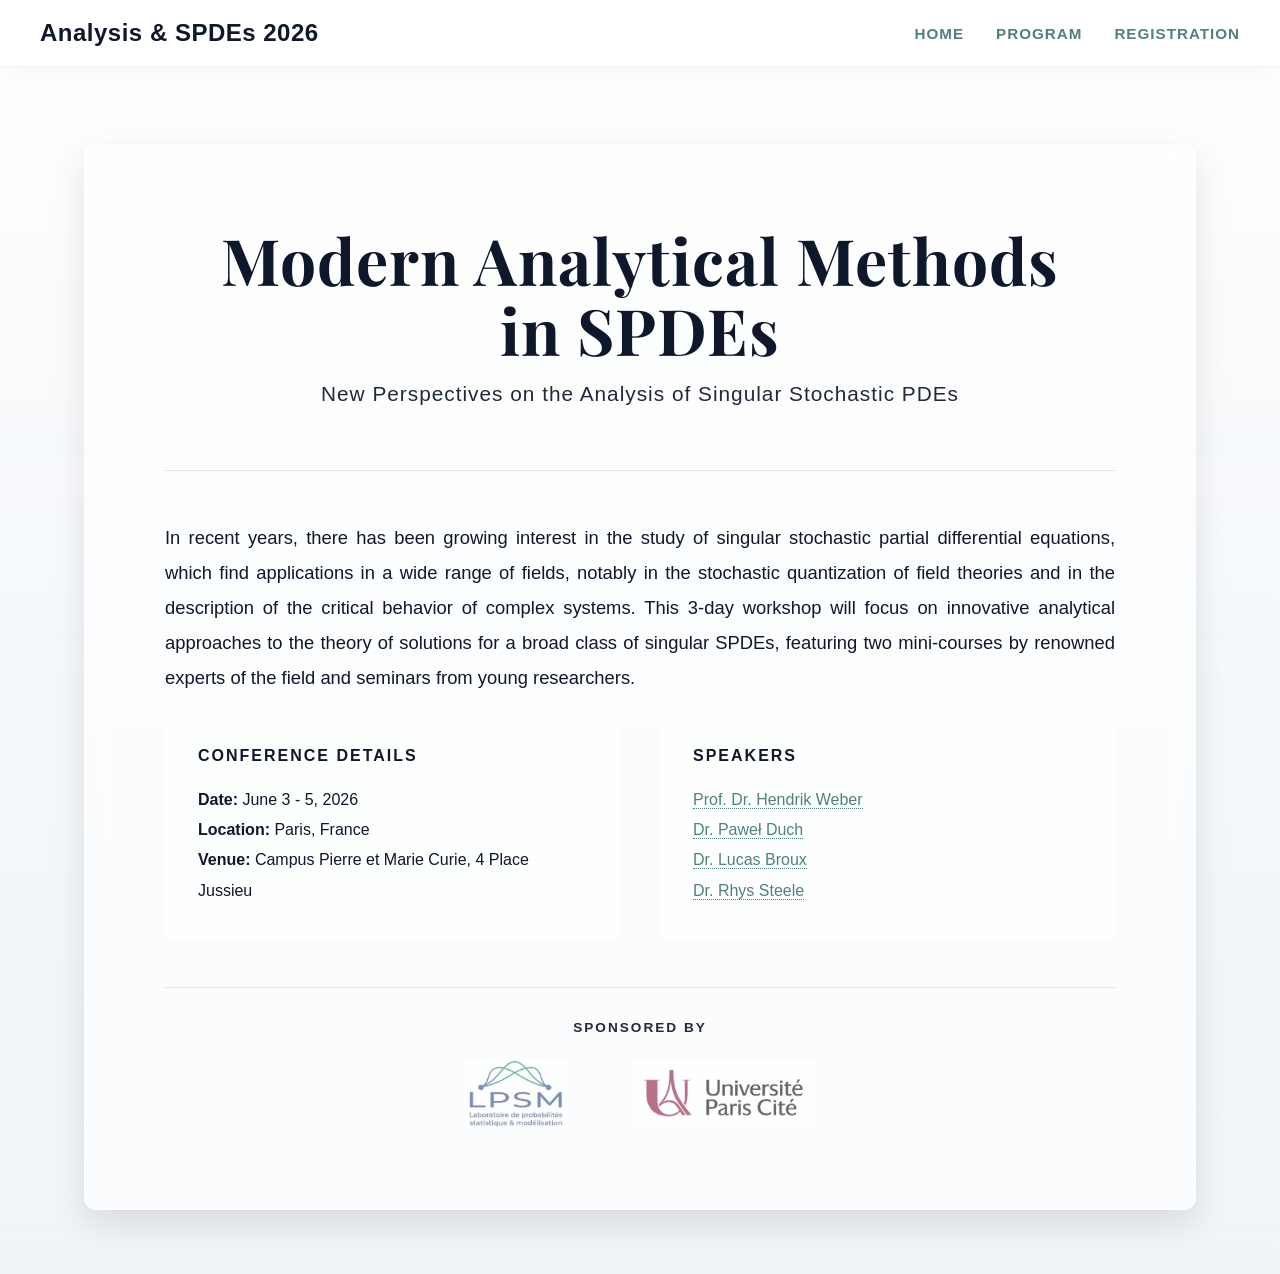
<file: index.html>
<!DOCTYPE html>
<html lang="en">
<head>
<meta charset="UTF-8">
<meta name="viewport" content="width=device-width, initial-scale=1.0">
<title>Analysis and SPDEs Paris 2026</title>
<link rel="preconnect" href="https://fonts.googleapis.com">
<link rel="preconnect" href="https://fonts.gstatic.com" crossorigin>
<link href="https://fonts.googleapis.com/css2?family=Playfair+Display:wght@400;700&display=swap" rel="stylesheet">

<style>
  :root {
    --primary-text: #0f172a; 
    --secondary-text: #1e293b;
    --accent-color: #2563eb; 
    --nav-color: #50817e; /* The teal color from your original links */
  }

  body, html {
    margin: 0;
    padding: 0;
    min-height: 100vh;
    font-family: -apple-system, BlinkMacSystemFont, 'Segoe UI', Roboto, Helvetica, Arial, sans-serif;
    /* 0.3 is the opacity*/
    background: linear-gradient(rgba(255, 255, 255, 0.3), rgba(240, 244, 248, 0.85)), 
                url('https://images.unsplash.com/photo-1502602898657-3e91760cbb34?auto=format&fit=crop&w=1920&q=80') center/cover fixed;
    color: var(--secondary-text);
  }

  /* --- NEW NAVBAR STYLES --- */
  .navbar {
    position: fixed;
    top: 0;
    left: 0;
    width: 100%;
    background: rgba(255, 255, 255, 0.85);
    backdrop-filter: blur(10px);
    -webkit-backdrop-filter: blur(10px);
    border-bottom: 1px solid rgba(0,0,0,0.05);
    box-shadow: 0 4px 15px rgba(0,0,0,0.03);
    z-index: 1000;
  }

  .nav-container {
    max-width: 1200px;
    margin: 0 auto;
    padding: 1.2rem 2rem;
    display: flex;
    justify-content: space-between;
    align-items: center;
  }

  .nav-brand {
    font-family:  Georgia, sans-serif;
    font-size: 1.5rem;
    font-weight: 700;
    color: var(--primary-text);
    text-decoration: none;
    letter-spacing: 0.5px;
  }

  .nav-links {
    display: flex;
    gap: 2rem;
  }

  .nav-links a {
    text-decoration: none;
    color: var(--nav-color);
    font-weight: 600;
    font-size: 0.95rem;
    text-transform: uppercase;
    letter-spacing: 1px;
    transition: color 0.2s ease;
  }

  .nav-links a:hover {
    color: var(--accent-color);
  }

  /* --- MAIN CONTENT WRAPPER --- */
  .main-wrapper {
    display: flex;
    justify-content: center;
    align-items: center;
    min-height: 100vh;
    padding-top: 80px; /* Pushes content down so navbar doesn't cover it */
    box-sizing: border-box;
  }

  /* --- EXISTING CARD STYLES --- */
  @keyframes fadeUp {
    from { opacity: 0; transform: translateY(20px); }
    to { opacity: 1; transform: translateY(0); }
  }

  .container {
    max-width: 950px;
    width: 90%;
    margin: 4rem 0;
    text-align: center;
    background: rgba(255, 255, 255, 0.65);
    backdrop-filter: blur(12px); 
    -webkit-backdrop-filter: blur(12px); 
    padding: 5rem;
    border-radius: 12px;
    border: 1px solid rgba(255, 255, 255, 0.8); 
    box-shadow: 0 15px 35px rgba(0,0,0,0.1); 
    animation: fadeUp 1.5s ease-out forwards;
  }


  h1 {
    font-family: 'Playfair Display', Georgia, serif;
    font-weight: 700; 
    color: var(--primary-text);
    font-size: 4rem;
    margin-top: 0;
    margin-bottom: 0;
    letter-spacing: 1px;
    line-height: 1.1;
    display: inline-block;
  }

  .subtitle {
    font-size: 1.3rem;
    color: var(--secondary-text);
    margin-top: 1rem;
    margin-bottom: 4rem;
    font-weight: 300;
    letter-spacing: 1px;
  }

  .details-grid {
    display: grid;
    grid-template-columns: 1fr 1fr;
    gap: 2.5rem;
    margin-bottom: 3rem;
    text-align: left; 
  }

  .details-box {
    background: rgba(255, 255, 255, 0.5); 
    padding: 2rem;
    border-radius: 8px;
    border: 1px solid rgba(255, 255, 255, 0.6);
  }

  h3 {
    margin: 0 0 1.2rem 0;
    font-size: 1rem;
    font-weight: 600;
    text-transform: uppercase;
    letter-spacing: 2px;
    color: var(--primary-text);
  }

  .details-box p {
    margin: 0;
    line-height: 1.9;
    font-weight: 400;
    color: var(--primary-text);
  }

  .bio-link {
    color: #50817e;
    text-decoration: none;
    font-weight: 500;
    border-bottom: 1px dotted #50817e;
    transition: all 0.2s ease;
  }

  .bio-link:hover {
    color: lightblue; 
    border-bottom: 1px solid lightblue;
  }

  .abstract {
    line-height: 1.9;
    font-size: 1.15rem;
    color: var(--primary-text);
    text-align: justify; 
    padding-top: 2rem;
    border-top: 1px solid rgba(0,0,0,0.1); 
  }

  .logos-section {
    margin-top: 3rem;
    padding-top: 2rem;
    border-top: 1px solid rgba(0,0,0,0.1);
  }

  .logos-section h4 {
    font-size: 0.85rem;
    text-transform: uppercase;
    letter-spacing: 2px;
    color: var(--secondary-text);
    margin-top: 0;
    margin-bottom: 1.5rem;
    font-weight: 600;
  }

  .logos-container {
    display: flex;
    justify-content: center;
    align-items: center;
    gap: 4rem;
    flex-wrap: wrap; 
  }

  .sponsor-logo {
    max-height: 70px; 
    max-width: 250px;
    object-fit: contain;
    opacity: 0.6;
    transition: opacity 0.3s ease, transform 0.3s ease;
  }

  .sponsor-logo:hover {
    opacity: 1;
    transform: scale(1.05);
  }

  /* Responsive Adjustments */
  @media (max-width: 900px) {
    h1 { font-size: 2.8rem; }
    .container { padding: 3rem; margin: 2rem 0; }
    .details-grid { grid-template-columns: 1fr; gap: 1.5rem; }
    .logos-container { gap: 2rem; }
    
    /* Stack navbar on smaller screens */
    .nav-container { flex-direction: column; gap: 1rem; padding: 1rem; }
    .nav-links { flex-wrap: wrap; justify-content: center; gap: 1rem; }
    .main-wrapper { padding-top: 120px; }
  }
</style>
</head>

<body>

  <nav class="navbar">
    <div class="nav-container">
      <a href="index.html" class="nav-brand">Analysis &amp SPDEs 2026</a>
      <div class="nav-links">
        <a href="index.html">Home</a>
        <a href="program.html">Program</a>
        <!-- <a href="abstracts.html">Abstracts</a> -->
        <!-- <a href="participants.html">Participants</a> -->
        <a href="registration.html">Registration</a>
      </div>
    </div>
  </nav>

  <div class="main-wrapper">
    <div class="container">
      <h1>Modern Analytical Methods<br>in SPDEs</h1>
      <div class="subtitle">New Perspectives on the Analysis of Singular Stochastic PDEs</div>

      <div class="abstract">
        <p>In recent years, there has been growing interest in the study of singular stochastic partial differential equations,
         which find applications in a wide range of fields, notably in the stochastic quantization of field theories and in the description of the critical behavior of complex systems.
        This 3-day workshop will focus on innovative analytical approaches to the theory of solutions for a broad class of singular SPDEs, featuring two mini-courses by renowned experts of the field and seminars from young researchers.
        </p>
      </div>

      <div class="details-grid">
        <div class="details-box">
          <h3>Conference Details</h3>
          <p><strong>Date:</strong> June 3 - 5, 2026<br>
             <strong>Location:</strong> Paris, France<br>
             <strong>Venue:</strong> Campus Pierre et Marie Curie, 4 Place Jussieu</p>
        </div>
        <div class="details-box">
          <h3>Speakers</h3>
          <p>
            <a href="https://www.uni-muenster.de/FB10srvi/persdb/MM-member.php?id=1681" class="bio-link">Prof. Dr. Hendrik Weber</a><br>
            <a href="https://pawelduch.github.io/" class="bio-link">Dr. Paweł Duch</a><br>
            <a href="https://sites.google.com/view/lucasbroux/accueil/" class="bio-link">Dr. Lucas Broux</a><br>
            <a href="https://sites.google.com/view/rhys-steele" class="bio-link">Dr. Rhys Steele</a>
          </p>
        </div>
      </div>

    <footer>
      <div class="logos-section">
        <h4>Sponsored by</h4>
        <div class="logos-container">
          <img class="sponsor-logo" src="img/logo lpsm.png" alt="LPSM Paris Logo">
          <img class="sponsor-logo" src="img/logoupc.jpg" alt="UPC Logo">
        </div>
      </div>
    </footer>
    </div>
  </div>

</body>
</html>
</file>
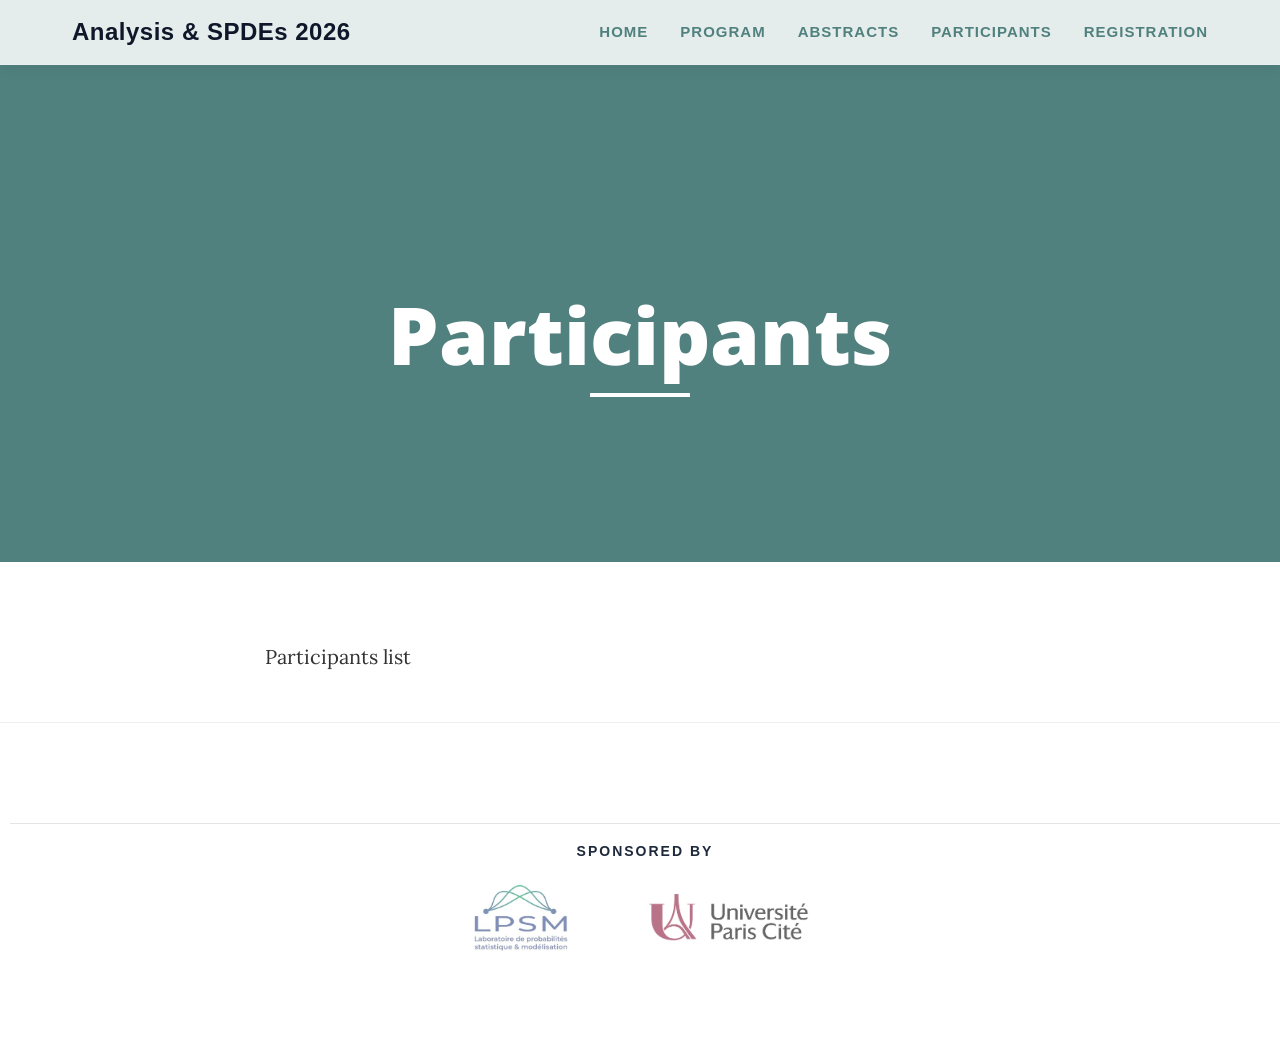
<file: participants.html>
<!DOCTYPE html>
<html lang="en">

<head>

    <meta charset="utf-8">
    <meta http-equiv="X-UA-Compatible" content="IE=edge">
    <meta name="viewport" content="width=device-width, initial-scale=1">
    <meta name="description" content="">
    <meta name="author" content="">

    <title>About</title>

    <!-- Bootstrap Core CSS -->
    <link href="vendor/bootstrap/css/bootstrap.min.css" rel="stylesheet">

    <!-- Theme CSS -->
    <link href="css/clean-blog.min.css" rel="stylesheet">

    <!-- Custom Fonts -->
    <link href="vendor/font-awesome/css/font-awesome.min.css" rel="stylesheet" type="text/css">
    <link href='https://fonts.googleapis.com/css?family=Lora:400,700,400italic,700italic' rel='stylesheet' type='text/css'>
    <link href='https://fonts.googleapis.com/css?family=Open+Sans:300italic,400italic,600italic,700italic,800italic,400,300,600,700,800' rel='stylesheet' type='text/css'>

    <!-- HTML5 Shim and Respond.js IE8 support of HTML5 elements and media queries -->
    <!-- WARNING: Respond.js doesn't work if you view the page via file:// -->
    <!--[if lt IE 9]>
        <script src="https://oss.maxcdn.com/libs/html5shiv/3.7.0/html5shiv.js"></script>
        <script src="https://oss.maxcdn.com/libs/respond.js/1.4.2/respond.min.js"></script>
    <![endif]-->

</head>
<style>
:root {
    --primary-text: #0f172a; 
    --secondary-text: #1e293b;
    --accent-color: #2563eb; 
    --nav-color: #50817e;
  }

  /* --- NEW GLASS NAVBAR CSS (Hardcoded Pixels to Override Bootstrap) --- */
  .glass-navbar {
    position: fixed;
    top: 0;
    left: 0;
    width: 100%;
    background: rgba(255, 255, 255, 0.85);
    backdrop-filter: blur(15px);
    -webkit-backdrop-filter: blur(15px);
    border-bottom: 1px solid rgba(255,255,255,0.2);
    box-shadow: 0 4px 15px rgba(0,0,0,0.05);
    z-index: 1030;
    font-family: -apple-system, BlinkMacSystemFont, 'Segoe UI', Roboto, Helvetica, Arial, sans-serif;
  }

  .glass-navbar .nav-container {
    max-width: 1200px;
    margin: 0 auto;
    /* Hardcoded padding to match the title page exactly */
    padding: 20px 32px; 
    display: flex;
    justify-content: space-between;
    align-items: center;
  }

  .glass-navbar .nav-brand {
    font-family: Georgia, sans-serif;
    /* Hardcoded 24px replaces 1.5rem to fight Bootstrap shrinking */
    font-size: 24px; 
    font-weight: 700;
    color: var(--primary-text);
    text-decoration: none;
    letter-spacing: 0.5px;
    line-height: 1;
  }
  
  .glass-navbar .nav-brand:hover {
    color: var(--primary-text);
    text-decoration: none;
  }

  .glass-navbar .nav-links {
    display: flex;
    /* Hardcoded 32px gap replaces 2rem */
    gap: 32px; 
    margin: 0;
    padding: 0;
    align-items: center;
  }

  .glass-navbar .nav-links a {
    text-decoration: none;
    color: var(--nav-color);
    font-weight: 600;
    /* Hardcoded 15px replaces 0.95rem */
    font-size: 15px; 
    text-transform: uppercase;
    letter-spacing: 1px;
    transition: color 0.2s ease;
  }

  .glass-navbar .nav-links a:hover {
    color: var(--accent-color);
    text-decoration: none;
  }

  /* Original Logos Section CSS */
  .logos-section {
    margin-top: 3rem;
    margin-bottom: 3rem;
    margin-left: 1rem;
    padding-top: 2rem;
    border-top: 1px solid rgba(0,0,0,0.1);
  }

  .logos-section h4 {
    font-size: 14px;
    font-family: -apple-system, BlinkMacSystemFont, 'Segoe UI', Roboto, Helvetica, Arial, sans-serif;
    text-transform: uppercase;
    letter-spacing: 2px;
    color: var(--secondary-text);
    margin-top: 0;
    margin-bottom: 24px;
    font-weight: 700;
    text-align: center;
  }

  .logos-container {
    display: flex;
    justify-content: center;
    align-items: center;
    gap: 64px;
    flex-wrap: wrap; 
  }

  .sponsor-logo {
    max-height: 70px; 
    max-width: 250px;
    object-fit: contain;
    opacity: 0.6;
    transition: opacity 0.3s ease, transform 0.3s ease;
  }

  .sponsor-logo:hover {
    opacity: 1;
    transform: scale(1.05);
  }

  /* Responsive Adjustments */
  @media (max-width: 900px) {
    .logos-container { gap: 32px; }
    .glass-navbar .nav-container { flex-direction: column; gap: 16px; padding: 16px; }
    .glass-navbar .nav-links { flex-wrap: wrap; justify-content: center; gap: 16px; }
  }
</style>
<body>

    <nav class="glass-navbar">
        <div class="nav-container">
            <a href="index.html" class="nav-brand">Analysis &amp SPDEs 2026</a>
            <div class="nav-links">
                <a href="index.html">Home</a>
                <a href="program.html">Program</a>
                <a href="abstracts.html">Abstracts</a>
                <a href="participants.html">Participants</a>
                <a href="registration.html">Registration</a>
            </div>
        </div>
    </nav>

    <!-- Page Header -->
    <!-- Set your background image for this header on the line below. -->
    <header class="intro-header" style="background-image: url('img/green_background.jpg'); margin-top: 0; padding-top: 140px;">
        <div class="container">
            <div class="row">
                <div class="col-lg-8 col-lg-offset-2 col-md-10 col-md-offset-1">
                    <div class="page-heading">
                        <h1> Participants </h1>
                        <hr class="small">
                        <span class="subheading"></span>
                    </div>
                </div>
            </div>
        </div>
    </header>

    <!-- Main Content -->
    <div class="container">
        <div class="row">
            <div class="col-lg-8 col-lg-offset-2 col-md-10 col-md-offset-1">
                <p>Participants list</p>
            </div>
        </div>
    </div>

    <hr>

    <!-- Footer -->
    <footer>
        <div class="logos-section">
        <h4>Sponsored by</h4>
        <div class="logos-container">
          <img class="sponsor-logo" src="img/logo lpsm.png" alt="LPSM Paris Logo">
          <img class="sponsor-logo" src="img/logoupc.jpg" alt="UPC Logo">
        </div>
      </div>
    </footer>

    <!-- jQuery -->
    <script src="vendor/jquery/jquery.min.js"></script>

    <!-- Bootstrap Core JavaScript -->
    <script src="vendor/bootstrap/js/bootstrap.min.js"></script>

    <!-- Contact Form JavaScript -->
    <script src="js/jqBootstrapValidation.js"></script>
    <script src="js/contact_me.js"></script>

    <!-- Theme JavaScript -->
    <script src="js/clean-blog.min.js"></script>

</body>

</html>
</file>
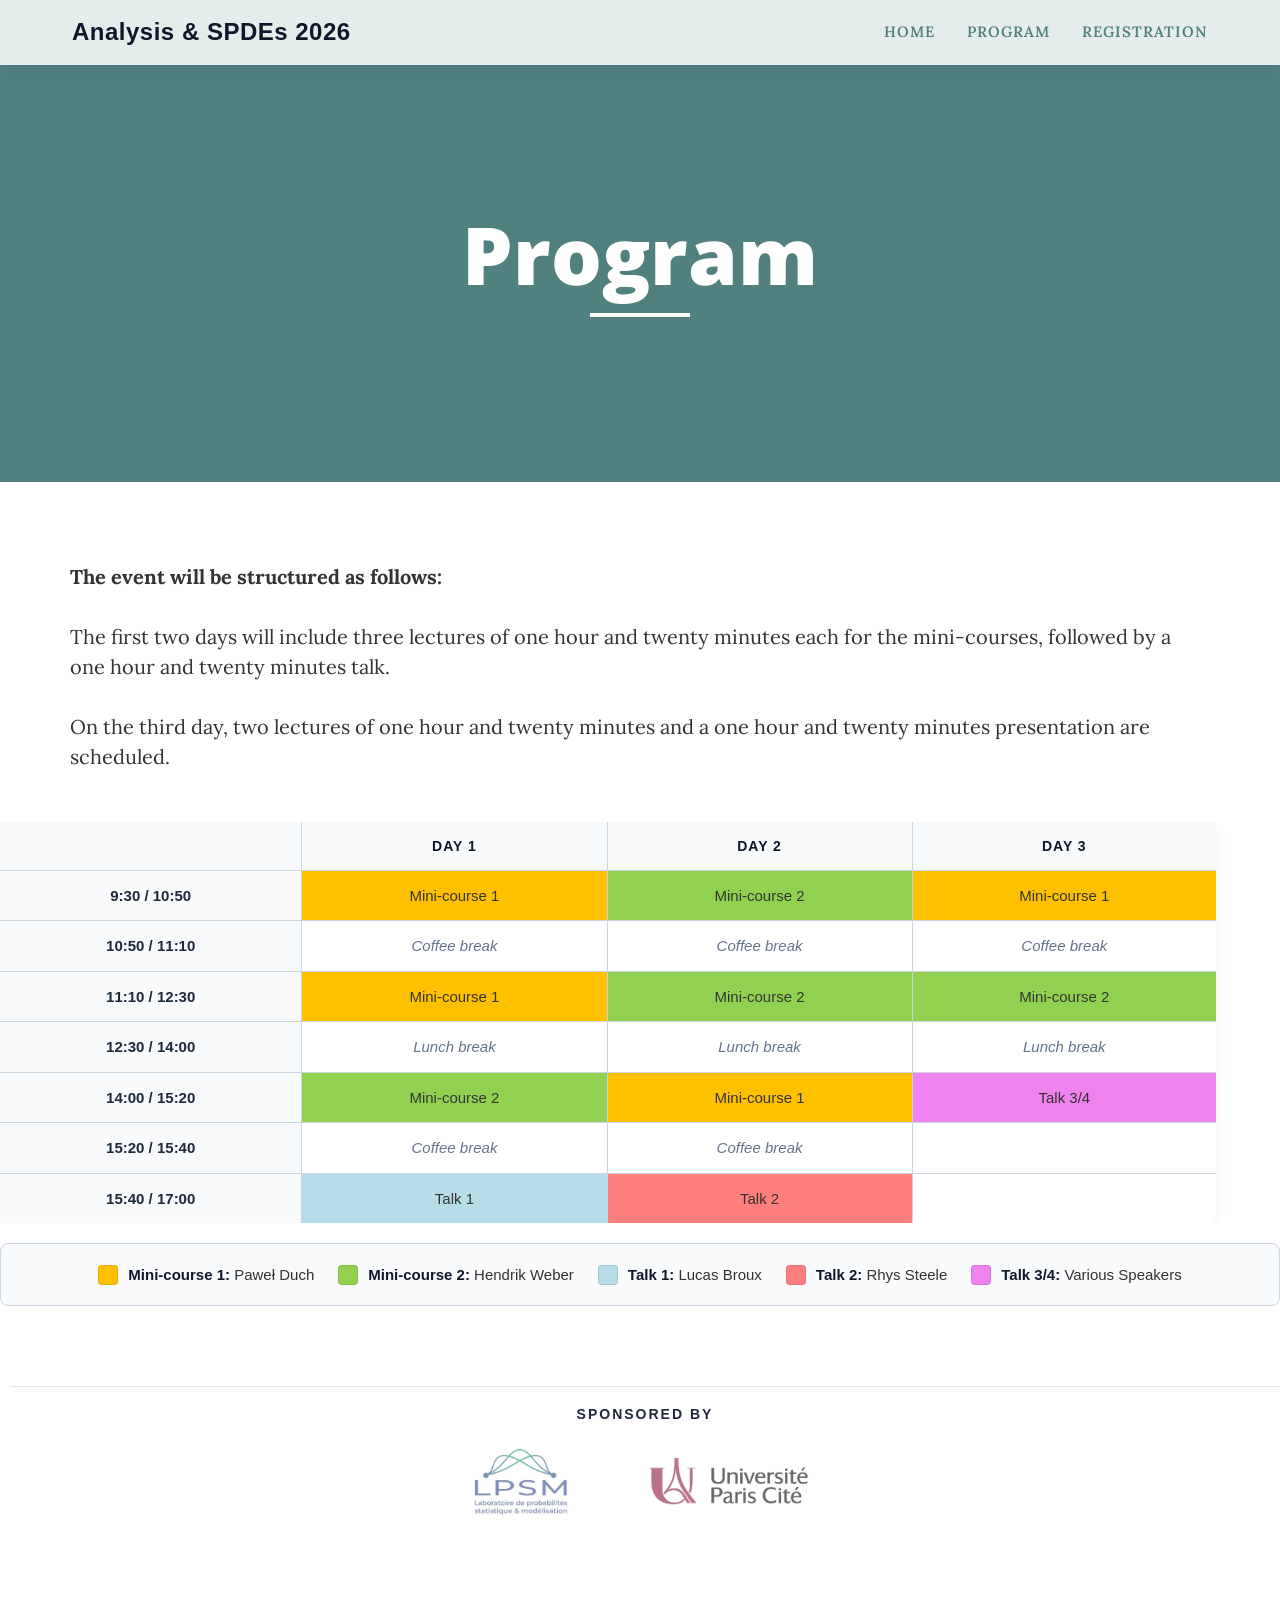
<file: program.html>
<!DOCTYPE html>
<html lang="en">

<head>

    <meta charset="utf-8">
    <meta http-equiv="X-UA-Compatible" content="IE=edge">
    <meta name="viewport" content="width=device-width, initial-scale=1">
    <meta name="description" content="">
    <meta name="author" content="">

    <title>About</title>

    <link href="vendor/bootstrap/css/bootstrap.min.css" rel="stylesheet">

    <link href="css/clean-blog.min.css" rel="stylesheet">

    <link href="vendor/font-awesome/css/font-awesome.min.css" rel="stylesheet" type="text/css">
    <link href='https://fonts.googleapis.com/css?family=Lora:400,700,400italic,700italic' rel='stylesheet' type='text/css'>
    <link href='https://fonts.googleapis.com/css?family=Open+Sans:300italic,400italic,600italic,700italic,800italic,400,300,600,700,800' rel='stylesheet' type='text/css'>
    
    <link rel="preconnect" href="https://fonts.googleapis.com">
    <link rel="preconnect" href="https://fonts.gstatic.com" crossorigin>
    <link href="https://fonts.googleapis.com/css2?family=Playfair+Display:wght@700&display=swap" rel="stylesheet">

    </head>
<style>
:root {
    --primary-text: #0f172a; 
    --secondary-text: #1e293b;
    --accent-color: #2563eb; 
    --nav-color: #50817e;
  }

  /* --- NEW GLASS NAVBAR CSS (Hardcoded Pixels to Override Bootstrap) --- */
  .glass-navbar {
    position: fixed;
    top: 0;
    left: 0;
    width: 100%;
    background: rgba(255, 255, 255, 0.85);
    backdrop-filter: blur(10px);
    -webkit-backdrop-filter: blur(10px);
    border-bottom: 1px solid rgba(255,255,255,0.2);
    box-shadow: 0 4px 15px rgba(0,0,0,0.05);
    z-index: 1030;
  }

  .glass-navbar .nav-container {
    max-width: 1200px;
    margin: 0 auto;
    /* Hardcoded padding to match the title page exactly */
    padding: 20px 32px; 
    display: flex;
    justify-content: space-between;
    align-items: center;
  }

  .glass-navbar .nav-brand {
    font-family:  Georgia, sans-serif;
    /* Hardcoded 24px replaces 1.5rem to fight Bootstrap shrinking */
    font-size: 24px; 
    font-weight: 700;
    color: var(--primary-text);
    text-decoration: none;
    letter-spacing: 0.5px;
    line-height: 1;
  }
  
  .glass-navbar .nav-brand:hover {
    color: var(--primary-text);
    text-decoration: none;
  }

  .glass-navbar .nav-links {
    display: flex;
    /* Hardcoded 32px gap replaces 2rem */
    gap: 32px; 
    margin: 0;
    padding: 0;
    align-items: center;
  }

  .glass-navbar .nav-links a {
    text-decoration: none;
    color: var(--nav-color);
    font-weight: 600;
    /* Hardcoded 15px replaces 0.95rem */
    font-size: 15px; 
    text-transform: uppercase;
    letter-spacing: 1px;
    transition: color 0.2s ease;
  }

  .glass-navbar .nav-links a:hover {
    color: var(--accent-color);
    text-decoration: none;
  }

  /* Original Logos Section CSS */
  .logos-section {
    margin-top: 3rem;
    margin-bottom: 3rem;
    margin-left: 1rem;
    padding-top: 2rem;
    border-top: 1px solid rgba(0,0,0,0.1);
  }

  .logos-section h4 {
    font-size: 14px;
    font-family: -apple-system, BlinkMacSystemFont, 'Segoe UI', Roboto, Helvetica, Arial, sans-serif;
    text-transform: uppercase;
    letter-spacing: 2px;
    color: var(--secondary-text);
    margin-top: 0;
    margin-bottom: 24px;
    font-weight: 700;
    text-align: center;
  }

  .logos-container {
    display: flex;
    justify-content: center;
    align-items: center;
    gap: 64px;
    flex-wrap: wrap; 
  }

  .sponsor-logo {
    max-height: 70px; 
    max-width: 250px;
    object-fit: contain;
    opacity: 0.6;
    transition: opacity 0.3s ease, transform 0.3s ease;
  }

  .sponsor-logo:hover {
    opacity: 1;
    transform: scale(1.05);
  }
  .table-responsive {
    width: 100%;
    overflow-x: auto;
    margin: 2rem 0;
  }

  .program-table {
    width: 95%;
    border-collapse: collapse;
    font-family: -apple-system, BlinkMacSystemFont, 'Segoe UI', Roboto, Helvetica, Arial, sans-serif;
    background: #ffffff;
    box-shadow: 0 4px 15px rgba(0,0,0,0.05);
    border-radius: 8px;
    /* This ensures the rounded corners show up over the borders */
    border-style: hidden; 
  }

  .program-table th, .program-table td {
    border: 1px solid #cbd5e1;
    padding: 14px 16px;
    text-align: center;
    font-size: 15px;
  }

  .program-table th {
    background-color: #f8fafc;
    font-weight: 700;
    color: var(--primary-text);
    text-transform: uppercase;
    letter-spacing: 1px;
    font-size: 14px;
  }

  .time-col {
    font-weight: 600;
    color: var(--secondary-text);
    background-color: #f8fafc;
    white-space: nowrap; /* Prevents times from stacking on two lines */
  }

  /* Custom Colors matching your image */
  .mc1 { background-color: #ffc000; color: #000; font-weight: 500; }
  .mc2 { background-color: #92d050; color: #000; font-weight: 500; }
  .talk1 { background-color: #b7dee8; color: #000; font-weight: 500; }
  .talk2 { background-color: #FF7F7F; color: #000; font-weight: 500; }
  .talk3 { background-color: violet; color: #000; font-weight: 500; }
  .talk4 { background-color: blue; color: #000; font-weight: 500; }
  
  /* Styling for breaks and lunch */
  .break { 
    font-style: italic; 
    color: #64748b; 
    background-color: #ffffff;
  }
  .schedule-legend {
    display: flex;
    flex-wrap: wrap;
    gap: 24px;
    margin-top: 10px;
    padding: 20px;
    background: #f8fafc;
    border-radius: 8px;
    border: 1px solid #cbd5e1;
    font-family: -apple-system, BlinkMacSystemFont, 'Segoe UI', Roboto, Helvetica, Arial, sans-serif;
    font-size: 15px;
    color: var(--primary-text);
    justify-content: center;
  }

  .legend-item {
    display: flex;
    align-items: center;
    gap: 10px;
  }

  .legend-color {
    width: 20px;
    height: 20px;
    border-radius: 4px;
    border: 1px solid rgba(0,0,0,0.1);
  }
  
  /* Matching the table colors */
  .color-mc1 { background-color: #ffc000; }
  .color-mc2 { background-color: #92d050; }
  .color-talk1 { background-color: #b7dee8; }
  .color-talk2 { background-color: #FF7F7F; }
  .color-talk3 { background-color: violet; }
  .color-talk4 { background-color: blue; }

  /* Responsive Adjustments */
  @media (max-width: 900px) {
    .logos-container { gap: 32px; }
    .glass-navbar .nav-container { flex-direction: column; gap: 16px; padding: 16px; }
    .glass-navbar .nav-links { flex-wrap: wrap; justify-content: center; gap: 16px; }
  }
</style>
<body>

    <nav class="glass-navbar">
        <div class="nav-container">
            <a href="index.html" class="nav-brand">Analysis &amp SPDEs 2026</a>
            <div class="nav-links">
                <a href="index.html">Home</a>
                <a href="program.html">Program</a>
                <!-- <a href="abstracts.html">Abstracts</a> -->
                <!-- <a href="participants.html">Participants</a> -->
                <a href="registration.html">Registration</a>
            </div>
        </div>
    </nav>

    <header class="intro-header" style="background-image: url('img/green_background.jpg'); margin-top: 0; padding-top: 60px;">
        <div class="container">
            <div class="row">
                <div class="col-lg-8 col-lg-offset-2 col-md-10 col-md-offset-1">
                    <div class="page-heading">
                        <h1> Program </h1>
                        <hr class="small">
                        <span class="subheading"></span>
                    </div>
                </div>
            </div>
        </div>
    </header>
    <div class="container">
        <div class="abstract">
            <p><strong>The event will be structured as follows:</strong></p>
            <p>
            The first two days will include three lectures of one hour and twenty minutes each for the mini-courses, followed by a one hour and twenty minutes talk.
            </p>

            <p>
            On the third day, two lectures of one hour and twenty minutes and a one hour and twenty minutes presentation are scheduled.
            </p>
        </div>
    </div>
    <div class="table-responsive">
    <table class="program-table">
        <thead>
        <tr>
            <th></th>
            <th>Day 1</th>
            <th>Day 2</th>
            <th>Day 3</th>
        </tr>
        </thead>
        <tbody>
        <tr>
            <td class="time-col">9:30 / 10:50</td>
            <td class="mc1"><a href="">Mini-course 1</a></td>
            <td class="mc2"><a href="">Mini-course 2</a></td>
            <td class="mc1"><a href="">Mini-course 1</a></td>
        </tr>
        <tr>
            <td class="time-col">10:50 / 11:10</td>
            <td class="break">Coffee break</td>
            <td class="break">Coffee break</td>
            <td class="break">Coffee break</td>
        </tr>
        <tr>
            <td class="time-col">11:10 / 12:30</td>
            <td class="mc1"><a href="">Mini-course 1</a></td>
            <td class="mc2"><a href="">Mini-course 2</a></td>
            <td class="mc2"><a href="">Mini-course 2</a></td>
        </tr>
        <tr>
            <td class="time-col">12:30 / 14:00</td>
            <td class="break">Lunch break</td>
            <td class="break">Lunch break</td>
            <td class="break">Lunch break</td>
        </tr>
        <tr>
            <td class="time-col">14:00 / 15:20</td>
            <td class="mc2"><a href="">Mini-course 2</a></td>
            <td class="mc1"><a href="">Mini-course 1</a></td>
            <td class="talk3"><a href="">Talk 3/4</a></td>
        </tr>
        <tr>
            <td class="time-col">15:20 / 15:40</td>
            <td class="break">Coffee break</td>
            <td class="break">Coffee break</td>
            <td></td>
        </tr>
        <tr>
            <td class="time-col">15:40 / 17:00</td>
            <td class="talk1"><a href="">Talk 1</a></td>
            <td class="talk2"><a href="">Talk 2</a></td>
            <td></td>
        </tr>
        </tbody>
    </table>
    </div>
    
    <div class="schedule-legend">
        <div class="legend-item">
            <div class="legend-color color-mc1"></div>
        <span><strong>Mini-course 1:</strong> <a href="">Paweł Duch</a></span>
        </div>
  
        <div class="legend-item">
            <div class="legend-color color-mc2"></div>
            <span><strong>Mini-course 2:</strong> <a href="">Hendrik Weber</a></span>
        </div>
  
        <div class="legend-item">
            <div class="legend-color color-talk1"></div>
            <span><strong>Talk 1:</strong> <a href="">Lucas Broux</a></span>
        </div>
        <div class="legend-item">
            <div class="legend-color color-talk2"></div>
            <span><strong>Talk 2:</strong> <a href="">Rhys Steele</a></span>
        </div>
        <div class="legend-item">
            <div class="legend-color color-talk3"></div>
            <span><strong>Talk 3/4:</strong> <a href="">Various Speakers</a></span>
        </div>
        <!-- <div class="legend-item">
            <div class="legend-color color-talk4"></div>
            <span><strong>Talk 4:</strong> <a href="">Various Speakers</a></span>
        </div> -->
    </div>

    <footer>
        <div class="logos-section">
        <h4>Sponsored by</h4>
        <div class="logos-container">
          <img class="sponsor-logo" src="img/logo lpsm.png" alt="LPSM Paris Logo">
          <img class="sponsor-logo" src="img/logoupc.jpg" alt="UPC Logo">
        </div>
      </div>
    </footer>

    <script src="vendor/jquery/jquery.min.js"></script>

    <script src="vendor/bootstrap/js/bootstrap.min.js"></script>

    <script src="js/jqBootstrapValidation.js"></script>
    <script src="js/contact_me.js"></script>

    <script src="js/clean-blog.min.js"></script>

</body>

</html>
</file>
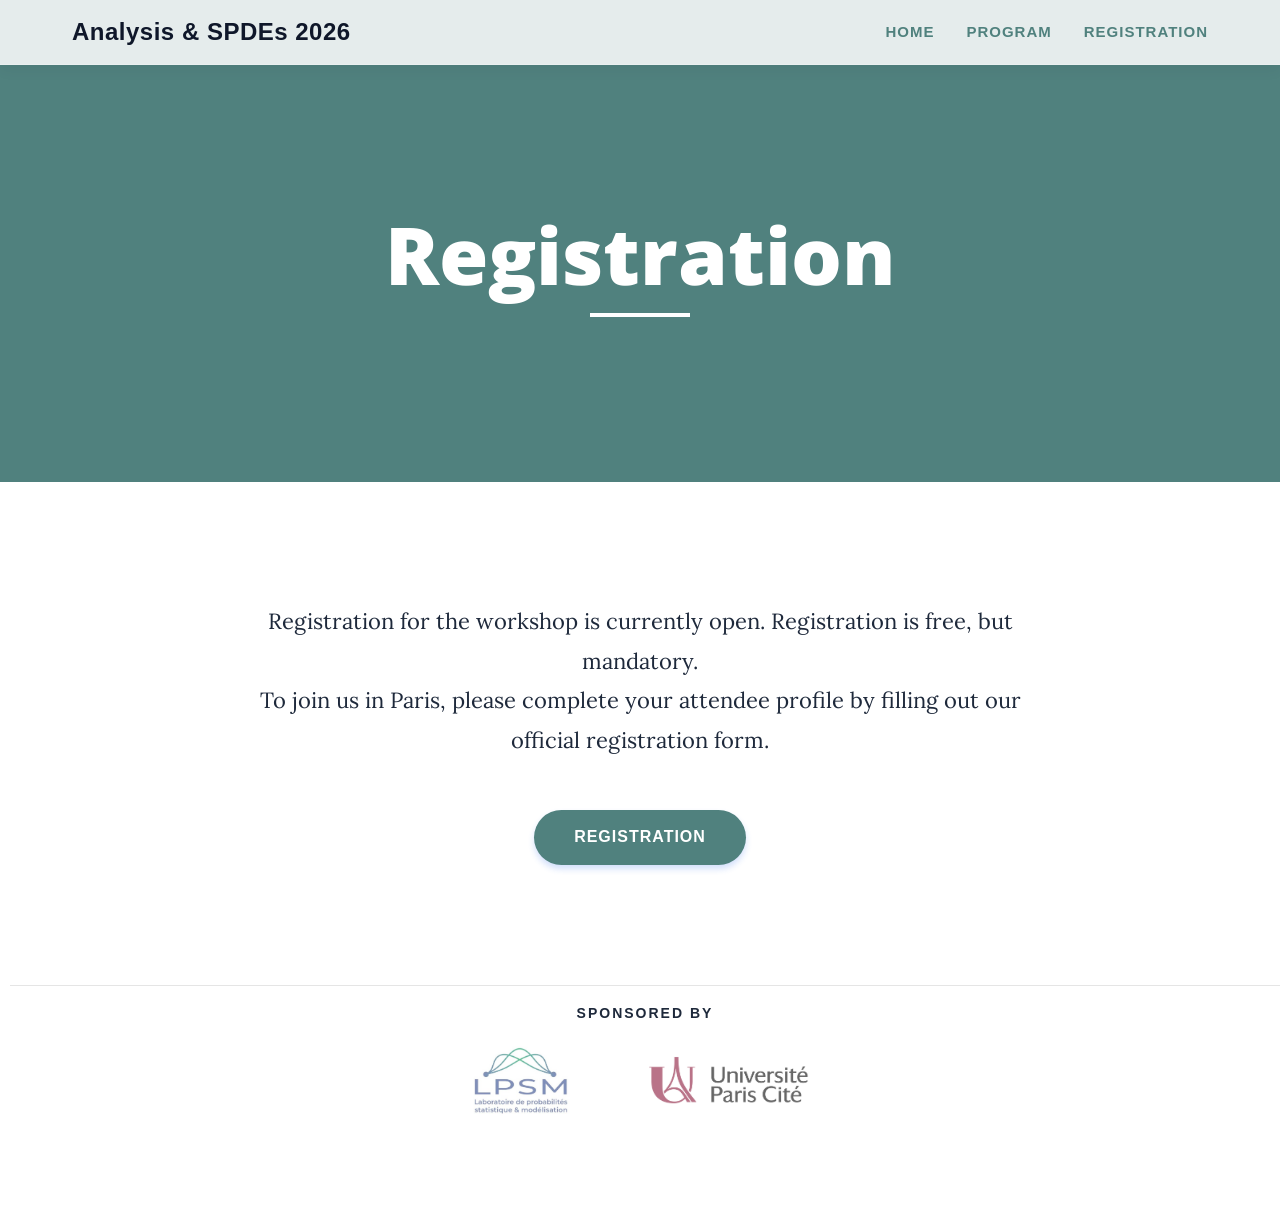
<file: registration.html>
<!DOCTYPE html>
<html lang="en">

<head>

    <meta charset="utf-8">
    <meta http-equiv="X-UA-Compatible" content="IE=edge">
    <meta name="viewport" content="width=device-width, initial-scale=1">
    <meta name="description" content="">
    <meta name="author" content="">

    <title>Registration</title>

    <link href="vendor/bootstrap/css/bootstrap.min.css" rel="stylesheet">

    <link href="css/clean-blog.min.css" rel="stylesheet">

    <link href="vendor/font-awesome/css/font-awesome.min.css" rel="stylesheet" type="text/css">
    <link href='https://fonts.googleapis.com/css?family=Lora:400,700,400italic,700italic' rel='stylesheet' type='text/css'>
    <link href='https://fonts.googleapis.com/css?family=Open+Sans:300italic,400italic,600italic,700italic,800italic,400,300,600,700,800' rel='stylesheet' type='text/css'>

    <link rel="preconnect" href="https://fonts.googleapis.com">
    <link rel="preconnect" href="https://fonts.gstatic.com" crossorigin>
    <link href="https://fonts.googleapis.com/css2?family=Playfair+Display:wght@700&display=swap" rel="stylesheet">

    </head>
<style>
:root {
    --primary-text: #0f172a; 
    --secondary-text: #1e293b;
    --accent-color: #50817e; 
    --nav-color: #50817e;
  }

  /* --- GLASS NAVBAR CSS --- */
  .glass-navbar {
    position: fixed;
    top: 0;
    left: 0;
    width: 100%;
    background: rgba(255, 255, 255, 0.85);
    backdrop-filter: blur(15px);
    -webkit-backdrop-filter: blur(15px);
    border-bottom: 1px solid rgba(255,255,255,0.2);
    box-shadow: 0 4px 15px rgba(0,0,0,0.05);
    z-index: 1030;
    font-family: -apple-system, BlinkMacSystemFont, 'Segoe UI', Roboto, Helvetica, Arial, sans-serif;
  }

  .glass-navbar .nav-container {
    max-width: 1200px;
    margin: 0 auto;
    padding: 20px 32px; 
    display: flex;
    justify-content: space-between;
    align-items: center;
  }

  .glass-navbar .nav-brand {
    font-family:  Georgia, sans-serif;
    font-size: 24px; 
    font-weight: 700;
    color: var(--primary-text);
    text-decoration: none;
    letter-spacing: 0.5px;
    line-height: 1;
  }
  
  .glass-navbar .nav-brand:hover {
    color: var(--primary-text);
    text-decoration: none;
  }

  .glass-navbar .nav-links {
    display: flex;
    gap: 32px; 
    margin: 0;
    padding: 0;
    align-items: center;
  }

  .glass-navbar .nav-links a {
    text-decoration: none;
    color: var(--nav-color);
    font-weight: 600;
    font-size: 15px; 
    text-transform: uppercase;
    letter-spacing: 1px;
    transition: color 0.2s ease;
  }

  .glass-navbar .nav-links a:hover {
    color: var(--accent-color);
    text-decoration: none;
  }

  /* --- NEW REGISTRATION BUTTON CSS --- */
  .btn-register {
    display: inline-block;
    background-color: var(--accent-color);
    color: #ffffff;
    padding: 16px 40px;
    font-size: 16px;
    font-family: -apple-system, BlinkMacSystemFont, 'Segoe UI', Roboto, Helvetica, Arial, sans-serif;
    font-weight: 700;
    text-transform: uppercase;
    letter-spacing: 1px;
    border-radius: 30px;
    text-decoration: none;
    transition: background-color 0.3s ease, transform 0.2s ease;
    margin-top: 20px;
    box-shadow: 0 4px 6px rgba(37, 99, 235, 0.2);
  }

  .btn-register:hover {
    background-color: lightblue; /* Darker blue on hover */
    color: #ffffff;
    text-decoration: none;
    transform: translateY(-2px);
  }

  /* --- LOGOS SECTION CSS --- */
  .logos-section {
    margin-top: 3rem;
    margin-bottom: 3rem;
    margin-left: 1rem;
    padding-top: 2rem;
    border-top: 1px solid rgba(0,0,0,0.1);
  }

  .logos-section h4 {
    font-size: 14px;
    font-family: -apple-system, BlinkMacSystemFont, 'Segoe UI', Roboto, Helvetica, Arial, sans-serif;
    text-transform: uppercase;
    letter-spacing: 2px;
    color: var(--secondary-text);
    margin-top: 0;
    margin-bottom: 24px;
    font-weight: 700;
    text-align: center;
  }

  .logos-container {
    display: flex;
    justify-content: center;
    align-items: center;
    gap: 64px;
    flex-wrap: wrap; 
  }

  .sponsor-logo {
    max-height: 70px; 
    max-width: 250px;
    object-fit: contain;
    opacity: 0.6;
    transition: opacity 0.3s ease, transform 0.3s ease;
  }

  .sponsor-logo:hover {
    opacity: 1;
    transform: scale(1.05);
  }

  /* Responsive Adjustments */
  @media (max-width: 900px) {
    .logos-container { gap: 32px; }
    .glass-navbar .nav-container { flex-direction: column; gap: 16px; padding: 16px; }
    .glass-navbar .nav-links { flex-wrap: wrap; justify-content: center; gap: 16px; }
  }
</style>
<body>

    <nav class="glass-navbar">
        <div class="nav-container">
            <a href="index.html" class="nav-brand"> Analysis &amp SPDEs 2026</a>
            <div class="nav-links">
                <a href="index.html">Home</a>
                <a href="program.html">Program</a>
                <!-- <a href="abstracts.html">Abstracts</a>
                <a href="participants.html">Participants</a> -->
                <a href="registration.html">Registration</a>
            </div>
        </div>
    </nav>

    <header class="intro-header" style="background-image: url('img/green_background.jpg'); margin-top: 0; padding-top: 60px;">
        <div class="container">
            <div class="row">
                <div class="col-lg-8 col-lg-offset-2 col-md-10 col-md-offset-1">
                    <div class="page-heading">
                        <h1>Registration</h1>
                        <hr class="small">
                        <!-- <span class="subheading">Secure your spot.</span> -->
                    </div>
                </div>
            </div>
        </div>
    </header>

    <div class="container">
        <div class="row">
            <div class="col-lg-8 col-lg-offset-2 col-md-10 col-md-offset-1" style="text-align: center; padding: 40px 0;">
                
                <p style="font-size: 22px; line-height: 1.8; color: var(--secondary-text);">
                    Registration for the workshop is currently open. Registration is free, but mandatory.<br> To join us in Paris, please complete your attendee profile by filling out our official registration form.
                </p>
                
                <a href="YOUR_GOOGLE_FORM_LINK_HERE" target="_blank" class="btn-register">
                    Registration
                </a>
            </div>
        </div>
    </div>


    <footer>
        <div class="logos-section">
        <h4>Sponsored by</h4>
        <div class="logos-container">
          <img class="sponsor-logo" src="img/logo lpsm.png" alt="LPSM Paris Logo">
          <img class="sponsor-logo" src="img/logoupc.jpg" alt="UPC Logo">
        </div>
      </div>
    </footer>

    <script src="vendor/jquery/jquery.min.js"></script>

    <script src="vendor/bootstrap/js/bootstrap.min.js"></script>

    <script src="js/clean-blog.min.js"></script>

</body>

</html>
</file>
<file: css/clean-blog.min.css>
/*!
 * Start Bootstrap - Clean Blog v3.3.7+1 (http://startbootstrap.com/template-overviews/clean-blog)
 * Copyright 2013-2017 Start Bootstrap
 * Licensed under MIT (https://github.com/BlackrockDigital/startbootstrap/blob/gh-pages/LICENSE)
 */a,body{color:#333}.navbar-custom .nav li a,.navbar-custom .navbar-brand,h1,h2,h3,h4,h5,h6{font-weight:800}.caption,.intro-header .page-heading,.intro-header .site-heading,footer .copyright{text-align:center}body{font-family:Lora,'Times New Roman',serif;font-size:20px;-webkit-tap-highlight-color:#50817e}.intro-header .page-heading .subheading,.intro-header .post-heading .subheading,.intro-header .site-heading .subheading,.navbar-custom,h1,h2,h3,h4,h5,h6{font-family:'Open Sans','Helvetica Neue',Helvetica,Arial,sans-serif}p{line-height:1.5;margin:30px 0}p a{text-decoration:underline}a:focus,a:hover{color:#50817e}a img:focus,a img:hover{cursor:zoom-in}blockquote{color:#777;font-style:italic}hr.small{max-width:100px;margin:15px auto;border-width:4px;border-color:#fff}.navbar-custom{position:absolute;top:0;left:0;width:100%;z-index:3}.navbar-custom .navbar-header .navbar-toggle{color:#777;font-weight:800;text-transform:uppercase;font-size:12px}.navbar-custom .nav li a{text-transform:uppercase;font-size:12px;letter-spacing:1px}@media only screen and (min-width:768px){.navbar-custom{background:0 0;border-bottom:1px solid transparent}.navbar-custom .navbar-brand{color:#fff;padding:20px}.navbar-custom .navbar-brand:focus,.navbar-custom .navbar-brand:hover{color:rgba(255,255,255,.8)}.navbar-custom .nav li a{color:#fff;padding:20px}.navbar-custom .nav li a:focus,.navbar-custom .nav li a:hover{color:rgba(255,255,255,.8)}.navbar-custom .nav li ul.dropdown-menu a{color:#333}.navbar-custom .nav li ul.dropdown-menu a:focus,.navbar-custom .nav li ul.dropdown-menu a:hover{color:#50817e}}@media only screen and (min-width:1170px){.navbar-custom{-webkit-transition:background-color .3s;-moz-transition:background-color .3s;transition:background-color .3s;-webkit-transform:translate3d(0,0,0);-moz-transform:translate3d(0,0,0);-ms-transform:translate3d(0,0,0);-o-transform:translate3d(0,0,0);transform:translate3d(0,0,0);-webkit-backface-visibility:hidden;backface-visibility:hidden}.navbar-custom.is-fixed{position:fixed;top:-61px;background-color:rgba(255,255,255,.9);border-bottom:1px solid #f2f2f2;-webkit-transition:-webkit-transform .3s;-moz-transition:-moz-transform .3s;transition:transform .3s}.navbar-custom.is-fixed .navbar-brand{color:#333}.navbar-custom.is-fixed .navbar-brand:focus,.navbar-custom.is-fixed .navbar-brand:hover{color:#50817e}.navbar-custom.is-fixed .nav li a{color:#333}.navbar-custom.is-fixed .nav li a:focus,.navbar-custom.is-fixed .nav li a:hover{color:#50817e}.navbar-custom.is-visible{-webkit-transform:translate3d(0,100%,0);-moz-transform:translate3d(0,100%,0);-ms-transform:translate3d(0,100%,0);-o-transform:translate3d(0,100%,0);transform:translate3d(0,100%,0)}}.intro-header{background:center center no-repeat;-webkit-background-size:cover;-moz-background-size:cover;background-size:cover;-o-background-size:cover;margin-bottom:50px}.intro-header .page-heading,.intro-header .post-heading,.intro-header .site-heading{padding:100px 0 50px;color:#fff}.intro-header .page-heading h1,.intro-header .site-heading h1{margin-top:0;font-size:50px}.intro-header .page-heading .subheading,.intro-header .site-heading .subheading{font-size:24px;line-height:1.1;display:block;font-weight:300;margin:10px 0 0}@media only screen and (min-width:768px){.intro-header .page-heading,.intro-header .post-heading,.intro-header .site-heading{padding:150px 0}.intro-header .page-heading h1,.intro-header .site-heading h1{font-size:80px}}.intro-header .post-heading h1{font-size:35px}.intro-header .post-heading .meta,.intro-header .post-heading .subheading{line-height:1.1;display:block}.intro-header .post-heading .subheading{font-size:24px;margin:10px 0 30px;font-weight:600}.intro-header .post-heading .meta{font-family:Lora,'Times New Roman',serif;font-style:italic;font-weight:300;font-size:20px}.intro-header .post-heading .meta a{color:#fff}@media only screen and (min-width:768px){.intro-header .post-heading h1{font-size:55px}.intro-header .post-heading .subheading{font-size:30px}}.post-preview>a{color:#333}.post-preview>a:focus,.post-preview>a:hover{text-decoration:underline;color:#50817e}.post-preview>a>.post-title{font-size:30px;margin-top:30px;margin-bottom:10px; text-decoration: none;}.post-preview>a>.post-subtitle{margin:0 0 10px;font-weight:300}.post-preview>.post-meta{color:#777;font-size:18px;font-style:italic;margin-top:0}.post-preview>.post-meta>a{text-decoration:none;color:#333}.post-preview>.post-meta>a:focus,.post-preview>.post-meta>a:hover{color:#50817e;text-decoration:underline}@media only screen and (min-width:768px){.post-preview>a>.post-title{font-size:36px}}.section-heading{font-size:36px;margin-top:60px;font-weight:700}.btn,.pager li>a,.pager li>span{font-family:'Open Sans','Helvetica Neue',Helvetica,Arial,sans-serif;text-transform:uppercase;font-weight:800;letter-spacing:1px}.caption{font-size:14px;padding:10px;font-style:italic;margin:0;display:block;border-bottom-right-radius:5px;border-bottom-left-radius:5px}footer{padding:50px 0 65px}footer .list-inline{margin:0;padding:0}footer .copyright{font-size:14px;margin-bottom:0}.floating-label-form-group{font-size:14px;position:relative;margin-bottom:0;padding-bottom:.5em;border-bottom:1px solid #eee}.floating-label-form-group input,.floating-label-form-group textarea{z-index:1;position:relative;padding-right:0;padding-left:0;border:none;border-radius:0;font-size:1.5em;background:0 0;box-shadow:none!important;resize:none}.floating-label-form-group label{display:block;z-index:0;position:relative;top:2em;margin:0;font-size:.85em;line-height:1.764705882em;vertical-align:middle;vertical-align:baseline;opacity:0;-webkit-transition:top .3s ease,opacity .3s ease;-moz-transition:top .3s ease,opacity .3s ease;-ms-transition:top .3s ease,opacity .3s ease;transition:top .3s ease,opacity .3s ease}.floating-label-form-group::not(:first-child){padding-left:14px;border-left:1px solid #eee}.floating-label-form-group-with-value label{top:0;opacity:1}.floating-label-form-group-with-focus label{color:#50817e}form .row:first-child .floating-label-form-group{border-top:1px solid #eee}.btn{font-size:14px;border-radius:0;padding:15px 25px}.btn-lg{font-size:16px;padding:25px 35px}.btn-default:focus,.btn-default:hover{background-color:#50817e;border:1px solid #50817e;color:#fff}.pager{margin:20px 0 0}.pager li>a,.pager li>span{font-size:14px;padding:15px 25px;background-color:#fff;border-radius:0}.pager li>a:focus,.pager li>a:hover{color:#fff;background-color:#50817e;border:1px solid #50817e}.pager .disabled>a,.pager .disabled>a:focus,.pager .disabled>a:hover,.pager .disabled>span{color:#777;background-color:#333;cursor:not-allowed}::-moz-selection{color:#fff;text-shadow:none;background:#50817e}::selection{color:#fff;text-shadow:none;background:#50817e}img::selection{color:#fff;background:0 0}img::-moz-selection{color:#fff;background:0 0}
</file>
